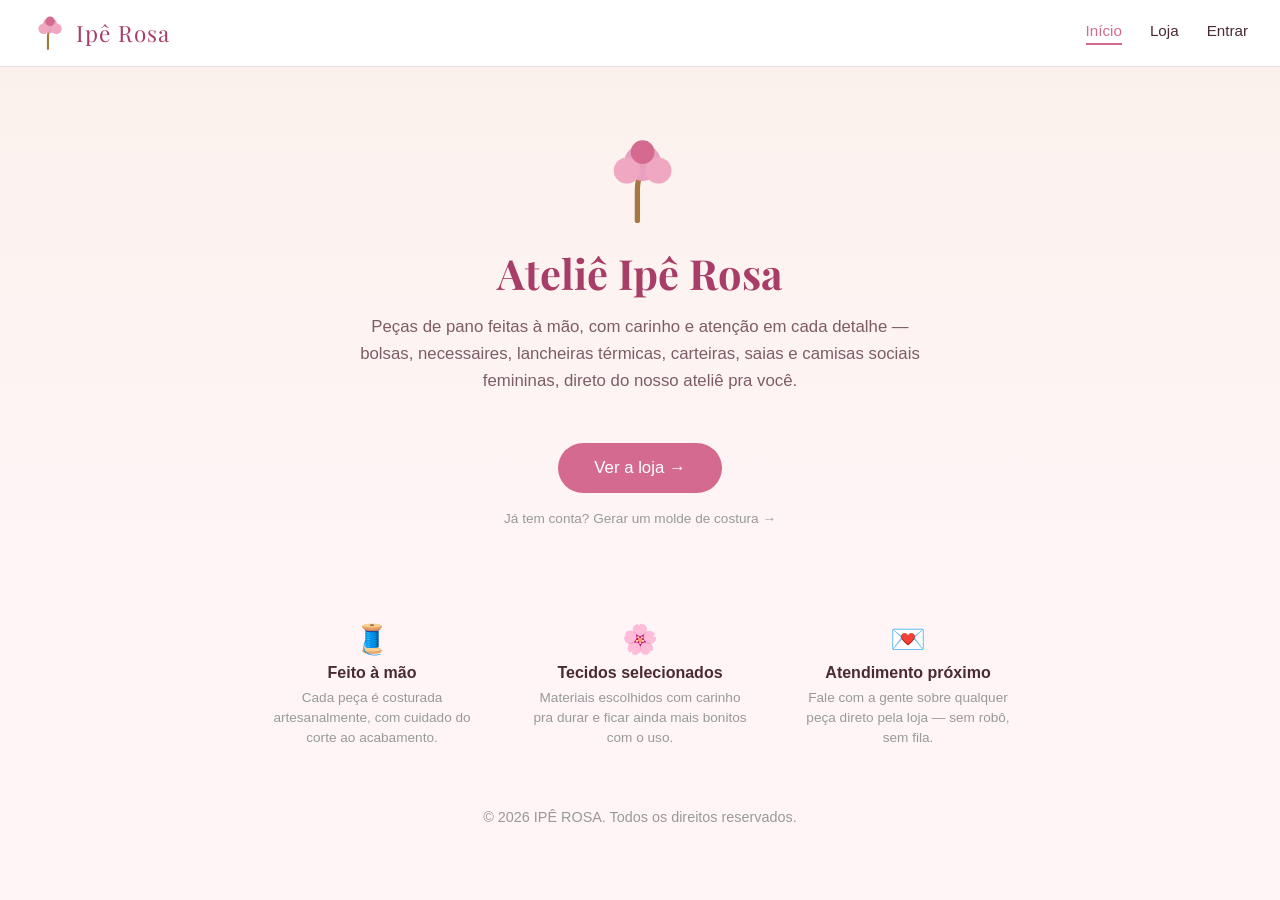
<file: index.html>
<!DOCTYPE html>
<html lang="pt-BR">
<head>
  <meta charset="UTF-8">
  <meta name="viewport" content="width=device-width, initial-scale=1.0">
  <title>IPÊ ROSA - Ateliê</title>
  <link rel="preconnect" href="https://fonts.googleapis.com">
  <link rel="preconnect" href="https://fonts.gstatic.com" crossorigin>
  <link href="https://fonts.googleapis.com/css2?family=Playfair+Display:wght@600;700&display=swap" rel="stylesheet">
  <link rel="stylesheet" href="style.css">
</head>
<body>
  <div class="nav-atelie">
    <a href="index.html" class="marca">
      <svg viewBox="0 0 64 64" xmlns="http://www.w3.org/2000/svg">
        <path d="M30 62 L30 38 Q30 30 34 26" stroke="#a8763f" stroke-width="4" fill="none" stroke-linecap="round"/>
        <path d="M34 26 Q28 22 24 24" stroke="#a8763f" stroke-width="3" fill="none" stroke-linecap="round"/>
        <path d="M34 26 Q40 20 44 22" stroke="#a8763f" stroke-width="3" fill="none" stroke-linecap="round"/>
        <circle cx="34" cy="18" r="14" fill="#e8a0bf"/>
        <circle cx="22" cy="24" r="10" fill="#f0a8c2"/>
        <circle cx="46" cy="24" r="10" fill="#f0a8c2"/>
        <circle cx="34" cy="10" r="9" fill="#d46a8f"/>
      </svg>
      <span>Ipê Rosa</span>
    </a>
    <nav>
      <a href="index.html" class="ativo">Início</a>
      <a href="loja.html">Loja</a>
      <a href="conta.html">Entrar</a>
    </nav>
  </div>

  <section class="hero-atelie">
    <svg class="logo-grande" viewBox="0 0 64 64" xmlns="http://www.w3.org/2000/svg">
      <path d="M30 62 L30 38 Q30 30 34 26" stroke="#a8763f" stroke-width="4" fill="none" stroke-linecap="round"/>
      <path d="M34 26 Q28 22 24 24" stroke="#a8763f" stroke-width="3" fill="none" stroke-linecap="round"/>
      <path d="M34 26 Q40 20 44 22" stroke="#a8763f" stroke-width="3" fill="none" stroke-linecap="round"/>
      <circle cx="34" cy="18" r="14" fill="#e8a0bf"/>
      <circle cx="22" cy="24" r="10" fill="#f0a8c2"/>
      <circle cx="46" cy="24" r="10" fill="#f0a8c2"/>
      <circle cx="34" cy="10" r="9" fill="#d46a8f"/>
    </svg>
    <h2>Ateliê Ipê Rosa</h2>
    <p class="tagline">
      Peças de pano feitas à mão, com carinho e atenção em cada detalhe — bolsas, necessaires,
      lancheiras térmicas, carteiras, saias e camisas sociais femininas, direto do nosso ateliê
      pra você.
    </p>
    <a href="loja.html" class="btn-primary btn-lg" style="display:inline-block; text-decoration:none; width:auto;">Ver a loja →</a>
    <a href="conta.html" class="link-secundario">Já tem conta? Gerar um molde de costura →</a>
  </section>

  <section class="faixa-destaques">
    <div class="item">
      <div class="icone">🧵</div>
      <h3>Feito à mão</h3>
      <p>Cada peça é costurada artesanalmente, com cuidado do corte ao acabamento.</p>
    </div>
    <div class="item">
      <div class="icone">🌸</div>
      <h3>Tecidos selecionados</h3>
      <p>Materiais escolhidos com carinho pra durar e ficar ainda mais bonitos com o uso.</p>
    </div>
    <div class="item">
      <div class="icone">💌</div>
      <h3>Atendimento próximo</h3>
      <p>Fale com a gente sobre qualquer peça direto pela loja — sem robô, sem fila.</p>
    </div>
  </section>

  <footer>
    <p>&copy; 2026 IPÊ ROSA. Todos os direitos reservados.</p>
  </footer>

  <script src="script.js"></script>
</body>
</html>
</file>
<file: style.css>
* {
  margin: 0;
  padding: 0;
  box-sizing: border-box;
  font-family: 'Segoe UI', Arial, sans-serif;
}

body {
  background-color: #fff5f7;
  color: #4a2b34;
  overflow-x: hidden;
}

header {
  background-color: #e8a0bf;
  color: white;
  text-align: center;
  padding: 40px 20px;
}

header h1 {
  font-size: 2.5rem;
  letter-spacing: 2px;
}

main {
  max-width: 700px;
  margin: 60px auto;
  text-align: center;
  padding: 0 20px;
}

.hero h2 {
  font-size: 1.8rem;
  margin-bottom: 16px;
  color: #d46a8f;
}

footer {
  text-align: center;
  padding: 20px;
  color: #999;
  font-size: 0.9rem;
}

.auth-box {
  background: white;
  border-radius: 12px;
  padding: 30px;
  box-shadow: 0 2px 10px rgba(0,0,0,0.08);
  max-width: 400px;
  margin: 0 auto;
}

.auth-tabs {
  display: flex;
  margin-bottom: 20px;
}

.tab-btn {
  flex: 1;
  padding: 12px;
  border: none;
  background: #f5e6ec;
  cursor: pointer;
  font-size: 1rem;
  color: #999;
}

.tab-btn.active {
  background: #e8a0bf;
  color: white;
  font-weight: bold;
}

.tab-btn:first-child { border-radius: 8px 0 0 8px; }
.tab-btn:last-child { border-radius: 0 8px 8px 0; }

.auth-form {
  display: flex;
  flex-direction: column;
  text-align: left;
}

.auth-form label {
  margin-top: 12px;
  margin-bottom: 4px;
  font-size: 0.9rem;
  color: #4a2b34;
}

.auth-form input {
  padding: 10px;
  border: 1px solid #ddd;
  border-radius: 6px;
  font-size: 1rem;
}

.btn-primary {
  margin-top: 20px;
  padding: 12px;
  background-color: #d46a8f;
  color: white;
  border: none;
  border-radius: 6px;
  font-size: 1rem;
  cursor: pointer;
}

.btn-primary:hover { background-color: #c05a7d; }

.auth-form select {
  padding: 10px;
  border: 1px solid #ddd;
  border-radius: 6px;
  font-size: 1rem;
  background: white;
}

.preview-foto {
  max-width: 100%;
  border-radius: 8px;
  margin-top: 12px;
}

.mensagem { margin-top: 12px; font-size: 0.9rem; min-height: 20px; }
.mensagem.erro { color: #c0392b; }
.mensagem.sucesso { color: #27ae60; }

/* Avatar do molde: leve balanço da peça, como um tecido real se acomodando */
.ipe-avatar-sway {
  transform-box: fill-box;
  transform-origin: 50% 8%;
  animation: ipeAvatarSway 4.5s ease-in-out infinite;
}
.ipe-avatar-sway--manga {
  animation-delay: -0.6s;
}
@keyframes ipeAvatarSway {
  0%, 100% { transform: rotate(-0.6deg); }
  50% { transform: rotate(0.6deg); }
}
@media (prefers-reduced-motion: reduce) {
  .ipe-avatar-sway { animation: none; }
}

/* ===== Redesenho Ateliê / Loja ===== */

:root {
  --ipe-neutro-quente: #fbf1ec;
  --ipe-dourado: #c9975a;
  --ipe-texto-suave: #7d5c66;
}

.fonte-titulo { font-family: 'Playfair Display', Georgia, serif; }

/* --- Navegação --- */
.nav-atelie {
  display: flex;
  align-items: center;
  justify-content: space-between;
  padding: 16px 32px;
  background: white;
  border-bottom: 1px solid #f0dbe4;
}

.nav-atelie .marca {
  display: flex;
  align-items: center;
  gap: 10px;
  text-decoration: none;
  color: #4a2b34;
}

.nav-atelie .marca svg { width: 34px; height: 34px; flex-shrink: 0; }

.nav-atelie .marca span {
  font-family: 'Playfair Display', Georgia, serif;
  font-size: 1.4rem;
  letter-spacing: 1px;
  color: #a83e68;
}

.nav-atelie nav { display: flex; gap: 28px; align-items: center; }

.nav-atelie nav a {
  text-decoration: none;
  color: #4a2b34;
  font-size: 0.95rem;
  padding-bottom: 4px;
  border-bottom: 2px solid transparent;
  transition: border-color 0.2s, color 0.2s;
}

.nav-atelie nav a:hover,
.nav-atelie nav a.ativo {
  color: #d46a8f;
  border-color: #d46a8f;
}

@media (max-width: 560px) {
  .nav-atelie { padding: 14px 18px; flex-direction: column; gap: 12px; }
  .nav-atelie nav { gap: 18px; }
}

/* --- Hero da página de entrada --- */
.hero-atelie {
  text-align: center;
  padding: 72px 20px 56px;
  background: linear-gradient(180deg, var(--ipe-neutro-quente), #fff5f7);
}

.hero-atelie .logo-grande { width: 84px; height: 84px; margin-bottom: 18px; }

.hero-atelie h2 {
  font-family: 'Playfair Display', Georgia, serif;
  font-size: 2.6rem;
  color: #a83e68;
  margin-bottom: 14px;
}

.hero-atelie p.tagline {
  max-width: 560px;
  margin: 0 auto 28px;
  color: var(--ipe-texto-suave);
  font-size: 1.05rem;
  line-height: 1.6;
  overflow-wrap: break-word;
}

.btn-lg { padding: 15px 36px; font-size: 1.05rem; border-radius: 30px; }

.link-secundario {
  display: block;
  margin-top: 18px;
  color: #999;
  font-size: 0.85rem;
  text-decoration: none;
}
.link-secundario:hover { color: #d46a8f; }

.faixa-destaques {
  display: flex;
  justify-content: center;
  gap: 48px;
  flex-wrap: wrap;
  padding: 40px 20px;
  max-width: 900px;
  margin: 0 auto;
  text-align: center;
}

.faixa-destaques .item { max-width: 220px; }
.faixa-destaques .item .icone { font-size: 1.8rem; margin-bottom: 8px; }
.faixa-destaques .item h3 { font-size: 1rem; color: #4a2b34; margin-bottom: 6px; }
.faixa-destaques .item p { font-size: 0.85rem; color: #999; line-height: 1.5; }

/* --- Loja: filtros --- */
.filtro-loja {
  display: flex;
  gap: 14px;
  align-items: center;
  flex-wrap: wrap;
  margin: 24px 0 8px;
}

.filtro-loja select {
  padding: 9px 14px;
  border: 1px solid #e8c3d3;
  border-radius: 20px;
  background: white;
  color: #4a2b34;
  font-size: 0.9rem;
}

.filtro-loja .limpar-filtros {
  font-size: 0.85rem;
  color: #a83e68;
  cursor: pointer;
  text-decoration: underline;
  background: none;
  border: none;
}

/* --- Loja: cards --- */
.produto-card {
  transition: transform 0.18s ease, box-shadow 0.18s ease;
  display: flex;
  flex-direction: column;
}

.produto-card:hover {
  transform: translateY(-4px);
  box-shadow: 0 8px 20px rgba(0,0,0,0.1);
}

.produto-card .tags { display: flex; gap: 6px; flex-wrap: wrap; margin: 6px 0; }

.tag-chip {
  display: inline-block;
  padding: 3px 10px;
  border-radius: 12px;
  background: var(--ipe-neutro-quente);
  color: var(--ipe-dourado);
  font-size: 0.72rem;
  font-weight: 600;
}

.btn-interesse {
  margin-top: auto;
  padding: 9px;
  background: #d46a8f;
  color: white;
  border: none;
  border-radius: 6px;
  font-size: 0.9rem;
  cursor: pointer;
}
.btn-interesse:hover { background: #c05a7d; }

.sem-resultados {
  text-align: center;
  color: #999;
  padding: 40px 20px;
}

/* --- Modal de interesse --- */
.modal-interesse-fundo {
  display: none;
  position: fixed;
  inset: 0;
  background: rgba(74,43,52,0.45);
  align-items: center;
  justify-content: center;
  padding: 20px;
  z-index: 100;
}
.modal-interesse-fundo.aberto { display: flex; }

.modal-interesse {
  background: white;
  border-radius: 14px;
  padding: 28px;
  max-width: 420px;
  width: 100%;
  position: relative;
}

.modal-interesse .fechar {
  position: absolute;
  top: 14px;
  right: 16px;
  background: none;
  border: none;
  font-size: 1.3rem;
  color: #999;
  cursor: pointer;
}

.modal-interesse h3 {
  font-family: 'Playfair Display', Georgia, serif;
  color: #a83e68;
  margin-bottom: 4px;
  padding-right: 20px;
}

.modal-interesse .produto-ref { font-size: 0.85rem; color: #999; margin-bottom: 16px; }
</file>
